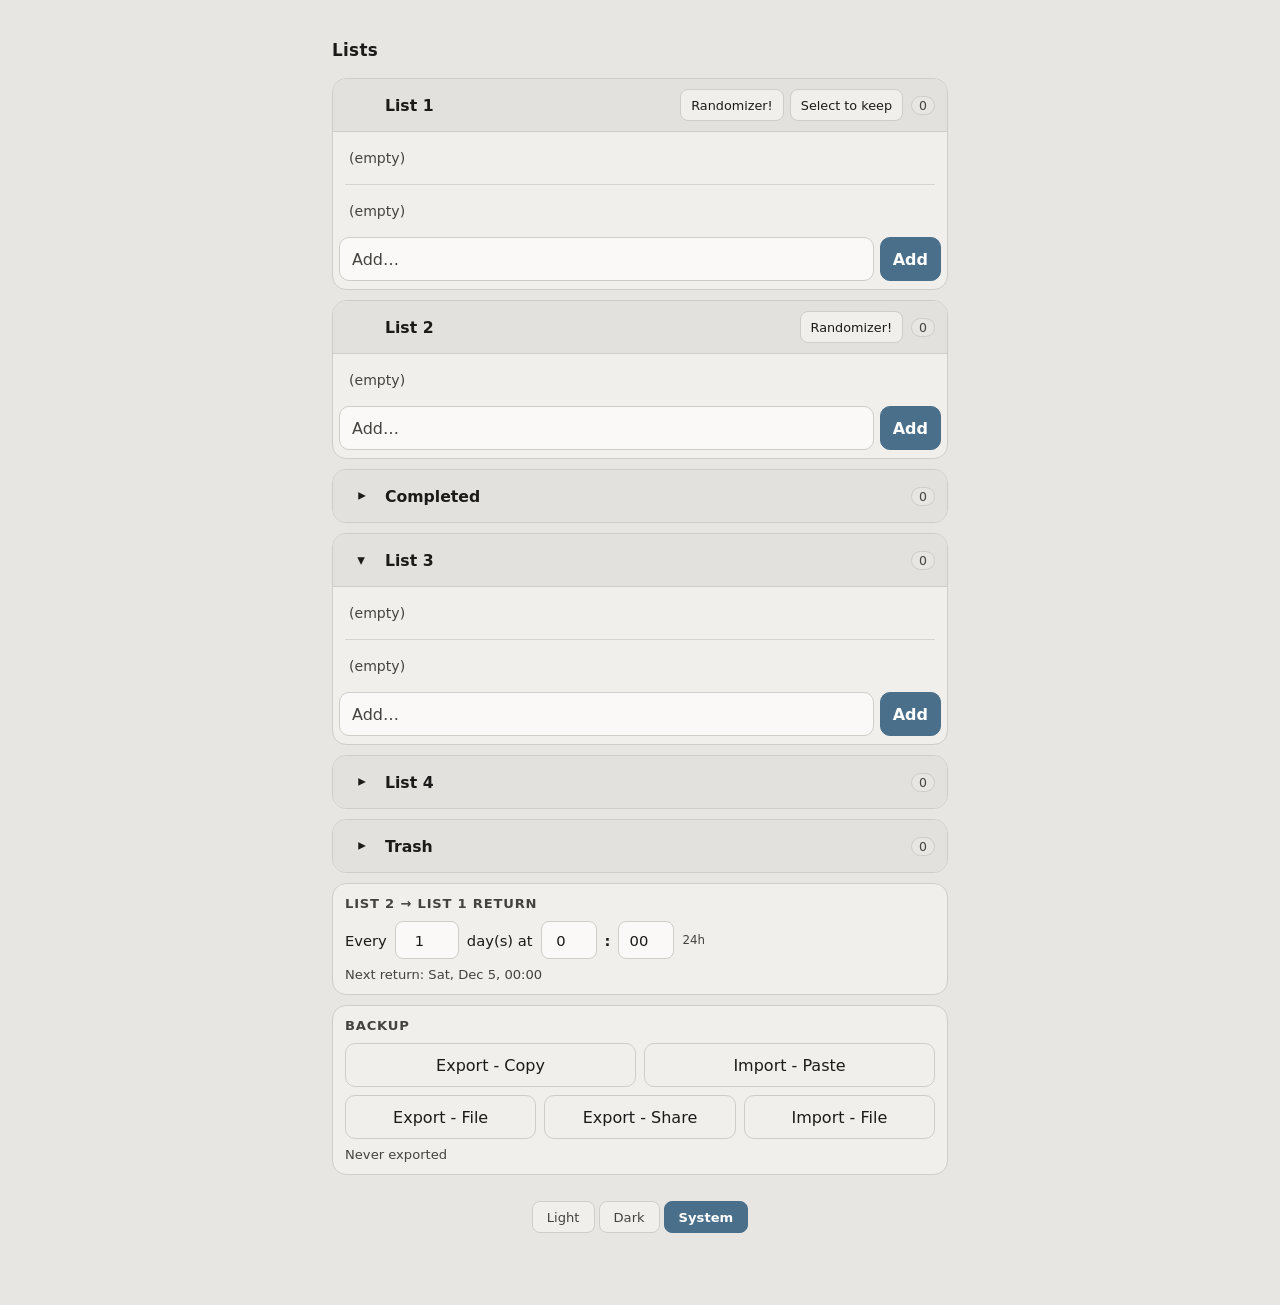
<file: index.html>
<!DOCTYPE html>
<html lang="en-CA">
<head>
<meta charset="UTF-8">
<meta name="viewport" content="width=device-width, initial-scale=1.0, maximum-scale=1.0, user-scalable=no">
<title>AutoReList</title>
<link rel="stylesheet" href="styles.css">
<link rel="icon" type="image/png" sizes="192x192" href="icon-192.png">
<link rel="manifest" href="manifest.json">
<meta name="theme-color" content="#4a6f8a">
<script>
(function(){var p=localStorage.getItem("fourlist.theme")||"system";var d=p==="dark"||(p==="system"&&matchMedia("(prefers-color-scheme:dark)").matches);document.documentElement.setAttribute("data-theme",d?"dark":"light");if(d)document.querySelector('meta[name=theme-color]').content="#2c2c2c"})();
</script>
</head>
<body>
  <header class="app">
    <h1>Lists</h1>
  </header>

  <input type="file" id="fileInput" accept="application/json,.json" hidden>

  <main id="app"></main>

  <section class="panel">
    <h2>List 2 &rarr; List 1 return</h2>
    <div class="sched-row">
      <label for="every">Every</label>
      <input type="number" id="every" min="1" step="1" value="1">
      <span>day(s) at</span>
      <input type="number" id="atHour" min="0" max="23" step="1" value="0" aria-label="Hour (0-23)">
      <span class="colon">:</span>
      <input type="number" id="atMin" min="0" max="59" step="1" value="00" aria-label="Minute (0-59)">
      <span class="hint">24h</span>
    </div>
    <div class="next-note" id="nextNote"></div>
  </section>

  <section class="panel">
    <h2>Backup</h2>
    <div class="io-rows">
      <div class="io-row">
        <button id="exportCopyBtn">Export - Copy</button>
        <button id="importPasteBtn">Import - Paste</button>
      </div>
      <div class="io-row">
        <button id="exportFileBtn">Export - File</button>
        <button id="exportShareBtn">Export - Share</button>
        <button id="importFileBtn">Import - File</button>
      </div>
    </div>
    <div class="last-exported" id="lastExported"></div>
  </section>

  <div class="theme-switcher" id="themeSwitcher">
    <button data-theme="light">Light</button>
    <button data-theme="dark">Dark</button>
    <button data-theme="system">System</button>
  </div>

  <div class="toast" id="toast" role="status" aria-live="polite"></div>

<script src="script.js"></script>
<script>
if ("serviceWorker" in navigator) {
  navigator.serviceWorker.register("sw.js");
}
</script>
</body>
</html>
</file>
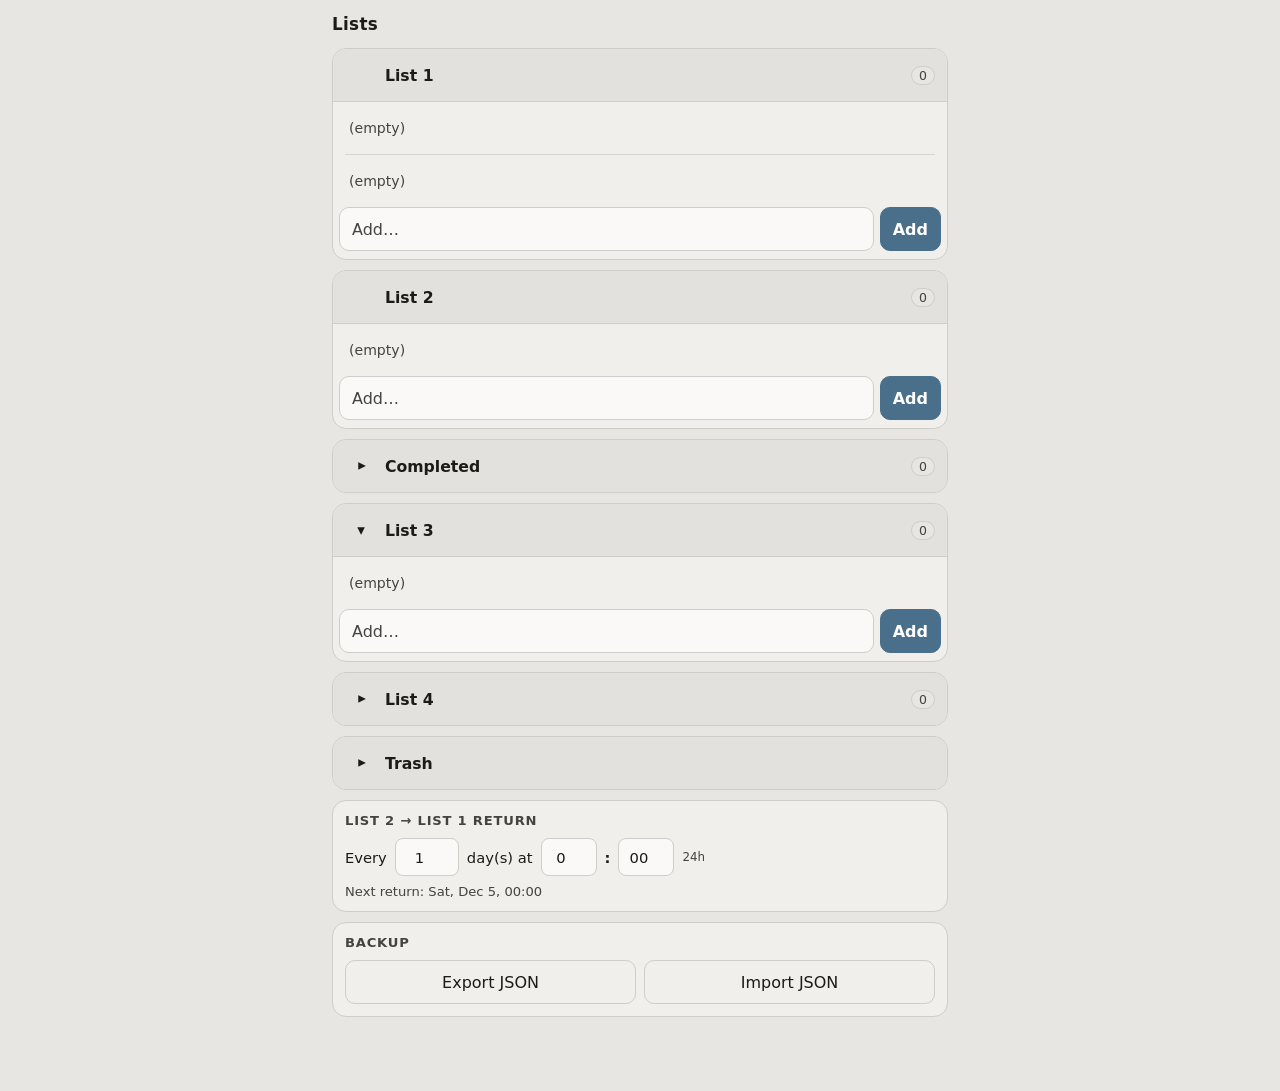
<file: lists-v1.html>
<!DOCTYPE html>
<html lang="en-CA">
<head>
<meta charset="UTF-8">
<meta name="viewport" content="width=device-width, initial-scale=1.0, maximum-scale=1.0, user-scalable=no">
<title>Lists</title>
<style>
  :root {
    --bg: #e7e6e3;
    --surface: #f0efec;
    --surface-2: #e2e1dd;
    --line: #cfcdc8;
    --divider: #d6d4cf;
    --ink: #1c1b19;
    --ink-soft: #45433f;
    --ink-grey: #8f8d88;      /* completed / trashed items */
    --accent: #4a6f8a;
    --accent-ink: #ffffff;
    --danger: #8a4a4a;
    --radius: 14px;
    --gap: 10px;
    --tap: 44px;
    font-size: 16px;
  }

  * { box-sizing: border-box; -webkit-tap-highlight-color: transparent; }

  html, body {
    margin: 0; padding: 0;
    background: var(--bg);
    color: var(--ink);
    font-family: -apple-system, BlinkMacSystemFont, "Segoe UI", Roboto, system-ui, sans-serif;
    -webkit-font-smoothing: antialiased;
  }
  body { max-width: 640px; margin: 0 auto; padding: 14px 12px 64px; }

  header.app {
    display: flex; align-items: center; justify-content: space-between;
    gap: 8px; margin-bottom: 14px;
  }
  header.app h1 {
    font-size: 1.05rem; font-weight: 700; letter-spacing: 0.02em; margin: 0; color: var(--ink);
  }
  header.app .tools { display: flex; gap: 6px; }

  button {
    font: inherit; color: var(--ink); background: var(--surface);
    border: 1px solid var(--line); border-radius: 10px;
    min-height: var(--tap); padding: 0 12px; cursor: pointer;
  }
  button:active { transform: scale(0.98); }
  button.primary { background: var(--accent); color: var(--accent-ink); border-color: var(--accent); font-weight: 600; }
  button.icon { min-width: var(--tap); padding: 0; font-size: 1.1rem; line-height: 1; }
  :focus-visible { outline: 3px solid var(--accent); outline-offset: 2px; }

  .card {
    background: var(--surface); border: 1px solid var(--line);
    border-radius: var(--radius); margin-bottom: var(--gap); overflow: hidden;
  }

  .list-head {
    display: flex; align-items: center; gap: 8px;
    padding: 10px 12px; background: var(--surface-2);
    border-bottom: 1px solid var(--line); min-height: var(--tap);
  }
  .list.collapsed .list-head { border-bottom: none; }
  /* sub-list head inside the shared Today card */
  .sub .list-head { background: var(--surface); }

  .list-head .title {
    font-weight: 700; font-size: 0.98rem; color: var(--ink);
    flex: 1; display: flex; align-items: baseline; gap: 8px;
  }
  .list-head .count {
    font-size: 0.78rem; color: var(--ink-soft); font-variant-numeric: tabular-nums;
    background: var(--bg); border: 1px solid var(--line); border-radius: 999px;
    min-width: 22px; padding: 1px 7px; text-align: center; flex-shrink: 0;
  }
  .chev {
    border: none; background: transparent; min-width: 32px; min-height: 32px;
    font-size: 0.95rem; color: var(--ink); transition: transform 0.15s ease;
  }
  .list.collapsed .chev { transform: rotate(-90deg); }
  .list.fixed .chev { visibility: hidden; }

  /* shared Today card: a thin light divider between list 0 and list 1 */
  .today-card .divider { height: 1px; background: var(--divider); margin: 0 12px; }

  .items {
    list-style: none; margin: 0; padding: 6px;
    display: flex; flex-direction: column; gap: 6px;
  }
  .list.collapsed .items, .list.collapsed .adder { display: none; }

  .empty { padding: 12px 10px; color: var(--ink-soft); font-size: 0.88rem; }

  .item {
    display: flex; align-items: center; gap: 4px;
    background: #faf9f7; border: 1px solid var(--line); border-radius: 10px;
    padding: 6px 6px 6px 8px; touch-action: pan-y; position: relative; overflow: hidden;
  }
  .item .check {
    flex-shrink: 0; min-width: 34px; min-height: 34px;
    display: flex; align-items: center; justify-content: center;
    border: none; background: transparent; font-size: 1.15rem; color: var(--accent);
  }
  .item .check .box {
    width: 20px; height: 20px; border: 2px solid var(--ink-soft);
    border-radius: 5px; display: inline-block; position: relative;
  }
  .item.done .check .box { background: var(--accent); border-color: var(--accent); }
  .item.done .check .box::after {
    content: "✓"; position: absolute; inset: 0;
    color: #fff; font-size: 0.85rem; line-height: 16px; text-align: center;
  }
  .item .label {
    flex: 1; font-size: 0.98rem; color: var(--ink);
    word-break: break-word; line-height: 1.3;
  }
  .item.done .label { color: var(--ink-grey); }

  .item .label-edit {
    flex: 1; font: inherit; font-size: 0.98rem; color: var(--ink);
    background: #fff; border: 1px solid var(--accent); border-radius: 8px;
    min-height: 34px; padding: 0 8px;
  }

  .row-actions { display: flex; gap: 4px; flex-shrink: 0; align-items: center; }
  .mini {
    min-width: 34px; min-height: 34px; padding: 0; font-size: 0.95rem;
    background: var(--surface-2); border: 1px solid var(--line); border-radius: 8px;
  }
  .mini.trash { color: var(--danger); }
  .mini:disabled { display: none; }

  .adder { display: flex; gap: 6px; padding: 0 6px 8px; }
  .adder input {
    flex: 1; font: inherit; color: var(--ink); background: #faf9f7;
    border: 1px solid var(--line); border-radius: 10px; min-height: var(--tap); padding: 0 12px;
  }
  .adder input::placeholder { color: var(--ink-soft); }

  /* trash rows */
  .trash-item .label { color: var(--ink-grey); }
  .trash-item .ttl { font-size: 0.74rem; color: var(--ink-soft); margin-left: 6px; white-space: nowrap; }
  .recover-btn { min-height: 34px; padding: 0 10px; font-size: 0.85rem; }

  .panel {
    background: var(--surface); border: 1px solid var(--line);
    border-radius: var(--radius); padding: 12px; margin-bottom: var(--gap);
  }
  .panel h2 {
    font-size: 0.82rem; text-transform: uppercase; letter-spacing: 0.06em;
    color: var(--ink-soft); margin: 0 0 10px;
  }
  .sched-row { display: flex; flex-wrap: wrap; align-items: center; gap: 8px; font-size: 0.92rem; }
  .sched-row label { color: var(--ink); }
  .sched-row input[type="number"] {
    width: 64px; font: inherit; color: var(--ink); background: #faf9f7;
    border: 1px solid var(--line); border-radius: 8px; min-height: 38px; padding: 0 8px; text-align: center;
  }
  .sched-row #atHour, .sched-row #atMin { width: 56px; }
  .sched-row .colon { font-weight: 700; }
  .sched-row .hint { font-size: 0.74rem; color: var(--ink-soft); }
  .sched-row input[type="time"] {
    font: inherit; color: var(--ink); background: #faf9f7;
    border: 1px solid var(--line); border-radius: 8px; min-height: 38px; padding: 0 8px;
  }
  .next-note { margin-top: 8px; font-size: 0.82rem; color: var(--ink-soft); }
  .io-row { display: flex; gap: 8px; }
  .io-row button { flex: 1; }

  .toast {
    position: fixed; left: 50%; bottom: 18px; transform: translateX(-50%);
    background: var(--ink); color: #fff; padding: 10px 16px; border-radius: 10px;
    font-size: 0.9rem; opacity: 0; pointer-events: none; transition: opacity 0.2s ease;
    z-index: 50; max-width: 90%;
  }
  .toast.show { opacity: 1; }

  @media (prefers-reduced-motion: reduce) {
    *, .chev { transition: none !important; }
    button:active { transform: none; }
  }
</style>
</head>
<body>
  <header class="app">
    <h1>Lists</h1>
  </header>

  <input type="file" id="fileInput" accept="application/json,.json" hidden>

  <main id="app"></main>

  <section class="panel">
    <h2>List 2 &rarr; List 1 return</h2>
    <div class="sched-row">
      <label for="every">Every</label>
      <input type="number" id="every" min="1" step="1" value="1">
      <span>day(s) at</span>
      <input type="number" id="atHour" min="0" max="23" step="1" value="0" aria-label="Hour (0-23)">
      <span class="colon">:</span>
      <input type="number" id="atMin" min="0" max="59" step="1" value="00" aria-label="Minute (0-59)">
      <span class="hint">24h</span>
    </div>
    <div class="next-note" id="nextNote"></div>
  </section>

  <section class="panel">
    <h2>Backup</h2>
    <div class="io-row">
      <button id="exportBtn2">Export JSON</button>
      <button id="importBtn2">Import JSON</button>
    </div>
  </section>

  <div class="toast" id="toast" role="status" aria-live="polite"></div>

<script>
(function () {
  "use strict";

  var STORAGE_KEY = "fourlist.v1";
  var WEEK_MS = 7 * 24 * 60 * 60 * 1000;

  // chain order for movement
  var CHAIN = ["0", "1", "2", "3", "4"];

  var state = load();

  function freshState() {
    return {
      version: 1,
      items: { "0": [], "1": [], "2": [], "3": [], "4": [], completed: [], trash: [] },
      collapsed: { "3": false, "4": true, completed: true, trash: true },
      schedule: { everyDays: 1, atMinutes: 0 },
      lastReturn: null
    };
  }

  function uid() {
    return "i" + Date.now().toString(36) + Math.random().toString(36).slice(2, 7);
  }

  function load() {
    try {
      var raw = localStorage.getItem(STORAGE_KEY);
      if (!raw) return freshState();
      return normalise(JSON.parse(raw));
    } catch (e) { return freshState(); }
  }

  function cleanItems(arr) {
    if (!Array.isArray(arr)) return [];
    return arr
      .filter(function (it) { return it && typeof it.text === "string"; })
      .map(function (it) { return { id: it.id || uid(), text: it.text }; });
  }

  function normalise(obj) {
    var s = freshState();
    if (obj && typeof obj === "object") {
      if (obj.items) {
        ["0","1","2","3","4","completed"].forEach(function (k) {
          s.items[k] = cleanItems(obj.items[k]);
        });
        if (Array.isArray(obj.items.trash)) {
          s.items.trash = obj.items.trash
            .filter(function (it) { return it && typeof it.text === "string"; })
            .map(function (it) {
              return {
                id: it.id || uid(),
                text: it.text,
                origin: CHAIN.indexOf(it.origin) !== -1 || it.origin === "completed" ? it.origin : "3",
                deletedAt: typeof it.deletedAt === "string" ? it.deletedAt : new Date().toISOString()
              };
            });
        }
      }
      if (obj.collapsed) {
        s.collapsed["3"] = !!obj.collapsed["3"];
        s.collapsed["4"] = obj.collapsed["4"] === undefined ? true : !!obj.collapsed["4"];
        s.collapsed.completed = obj.collapsed.completed === undefined ? true : !!obj.collapsed.completed;
        s.collapsed.trash = obj.collapsed.trash === undefined ? true : !!obj.collapsed.trash;
      }
      if (obj.schedule) {
        var ed = parseInt(obj.schedule.everyDays, 10);
        var am = parseInt(obj.schedule.atMinutes, 10);
        if (ed >= 1) s.schedule.everyDays = ed;
        if (am >= 0 && am < 1440) s.schedule.atMinutes = am;
      }
      if (typeof obj.lastReturn === "string") s.lastReturn = obj.lastReturn;
    }
    return s;
  }

  function save() {
    try { localStorage.setItem(STORAGE_KEY, JSON.stringify(state)); }
    catch (e) { toast("Could not save to this browser's storage."); }
  }

  // ---------- schedule (compute on open) ----------
  function lastBoundaryBefore(now) {
    var everyMs = state.schedule.everyDays * 24 * 60 * 60 * 1000;
    var atMin = state.schedule.atMinutes;
    var c = new Date(now); c.setHours(0,0,0,0);
    c = new Date(c.getTime() + atMin * 60000);

    if (state.lastReturn) {
      var anchor = new Date(state.lastReturn); anchor.setHours(0,0,0,0);
      anchor = new Date(anchor.getTime() + atMin * 60000);
      if (anchor.getTime() <= now.getTime()) {
        var steps = Math.floor((now.getTime() - anchor.getTime()) / everyMs);
        return new Date(anchor.getTime() + steps * everyMs);
      }
      return null;
    }
    if (c.getTime() > now.getTime()) return new Date(c.getTime() - everyMs);
    return c;
  }

  function nextBoundaryAfter(now) {
    var everyMs = state.schedule.everyDays * 24 * 60 * 60 * 1000;
    var last = lastBoundaryBefore(now);
    var base = last ? last.getTime() : (function () {
      var c = new Date(now); c.setHours(0,0,0,0);
      return c.getTime() + state.schedule.atMinutes * 60000;
    })();
    var next = base;
    while (next <= now.getTime()) next += everyMs;
    return new Date(next);
  }

  function applyAutoReturn() {
    var now = new Date();
    var boundary = lastBoundaryBefore(now);
    if (!boundary) return false;
    var crossed = state.lastReturn
      ? boundary.getTime() > new Date(state.lastReturn).getTime()
      : boundary.getTime() <= now.getTime();

    if (crossed && state.items["2"].length > 0) {
      state.items["1"] = state.items["1"].concat(state.items["2"]);
      state.items["2"] = [];
      state.lastReturn = boundary.toISOString();
      save();
      return true;
    }
    if (crossed) { state.lastReturn = boundary.toISOString(); save(); }
    return false;
  }

  // ---------- trash purge (compute on open) ----------
  function purgeTrash() {
    var now = Date.now();
    var before = state.items.trash.length;
    state.items.trash = state.items.trash.filter(function (t) {
      return (now - new Date(t.deletedAt).getTime()) < WEEK_MS;
    });
    if (state.items.trash.length !== before) save();
  }

  // ---------- item operations ----------
  function findIn(listKey, id) {
    return state.items[listKey].findIndex(function (i) { return i.id === id; });
  }

  function moveChain(fromKey, id, dir) {
    var idx = CHAIN.indexOf(fromKey);
    if (idx === -1) return;
    var toKey = CHAIN[idx + dir];
    if (!toKey) return;
    var i = findIn(fromKey, id);
    if (i === -1) return;
    var moved = state.items[fromKey].splice(i, 1)[0];
    state.items[toKey].push(moved);
    save(); render();
  }

  function completeItem(fromKey, id) {
    var i = findIn(fromKey, id);
    if (i === -1) return;
    var moved = state.items[fromKey].splice(i, 1)[0];
    state.items.completed.push(moved);
    save(); render();
  }

  function uncompleteItem(id) {
    var i = findIn("completed", id);
    if (i === -1) return;
    var moved = state.items.completed.splice(i, 1)[0];
    state.items["2"].push(moved);   // one-way back to list 2
    save(); render();
  }

  function trashItem(fromKey, id) {
    var i = findIn(fromKey, id);
    if (i === -1) return;
    var moved = state.items[fromKey].splice(i, 1)[0];
    state.items.trash.push({
      id: moved.id, text: moved.text,
      origin: fromKey, deletedAt: new Date().toISOString()
    });
    save(); render();
  }

  function recoverItem(id) {
    var i = findIn("trash", id);
    if (i === -1) return;
    var t = state.items.trash.splice(i, 1)[0];
    var dest = (state.items[t.origin]) ? t.origin : "3";
    state.items[dest].push({ id: t.id, text: t.text });
    save(); render();
  }

  function permaDelete(id) {
    var i = findIn("trash", id);
    if (i === -1) return;
    state.items.trash.splice(i, 1);
    save(); render();
  }

  function editItem(listKey, id, newText) {
    var i = findIn(listKey, id);
    if (i === -1) return;
    var v = newText.trim();
    if (v === "") return;            // empty = cancel, keep original
    state.items[listKey][i].text = v;
    save(); render();
  }

  // ---------- rendering ----------
  var appEl = document.getElementById("app");

  function render() {
    appEl.innerHTML = "";

    // Today card: ONE visible list ("List 1"), one header, two zones split by a
    // thin divider. Above the divider = backend "0", below = backend "1".
    var today = document.createElement("section");
    today.className = "card today-card list fixed";
    today.appendChild(buildHead("today", "List 1", { fixed: true, countKeys: ["0", "1"] }));

    var zoneTop = document.createElement("ul");
    zoneTop.className = "items";
    fillZone(zoneTop, "0");
    today.appendChild(zoneTop);

    var div = document.createElement("div");
    div.className = "divider";
    today.appendChild(div);

    var zoneBot = document.createElement("ul");
    zoneBot.className = "items";
    fillZone(zoneBot, "1");
    today.appendChild(zoneBot);

    // single adder; new items land in the lower (hopefully) zone = backend "1"
    today.appendChild(buildAdder("1"));
    appEl.appendChild(today);

    // List 2 (own card, fixed)
    appEl.appendChild(renderCard("2", "List 2", { fixed: true }));

    // Completed purgatory (collapsible)
    appEl.appendChild(renderCard("completed", "Completed", { collapsible: true, kind: "completed" }));

    // List 3, List 4
    appEl.appendChild(renderCard("3", "List 3", { collapsible: true }));
    appEl.appendChild(renderCard("4", "List 4", { collapsible: true }));

    // Trash (collapsible, no count)
    appEl.appendChild(renderCard("trash", "Trash", { collapsible: true, kind: "trash", noCount: true }));

    updateNextNote();
  }

  // fill a zone (one of the two halves of the Today card) with rows for a key
  function fillZone(ul, key) {
    var arr = state.items[key];
    if (arr.length === 0) {
      var empty = document.createElement("li");
      empty.className = "empty";
      empty.textContent = "(empty)";
      ul.appendChild(empty);
      return;
    }
    arr.forEach(function (item) { ul.appendChild(buildMainRow(key, item)); });
  }

  function renderCard(key, titleText, opts) {
    opts = opts || {};
    var collapsed = opts.collapsible && state.collapsed[key];
    var card = document.createElement("section");
    card.className = "card list" + (opts.fixed ? " fixed" : "") + (collapsed ? " collapsed" : "");
    card.appendChild(buildHead(key, titleText, opts));
    card.appendChild(buildItems(key, opts));
    if (opts.kind !== "trash") card.appendChild(buildAdder(key));
    return card;
  }

  function buildHead(key, titleText, opts) {
    opts = opts || {};
    var head = document.createElement("div");
    head.className = "list-head";

    var chev = document.createElement("button");
    chev.className = "chev";
    chev.textContent = "\u25be";
    if (opts.collapsible) {
      chev.setAttribute("aria-label", (state.collapsed[key] ? "Expand " : "Collapse ") + titleText);
      chev.addEventListener("click", function () {
        state.collapsed[key] = !state.collapsed[key]; save(); render();
      });
    }
    head.appendChild(chev);

    var title = document.createElement("div");
    title.className = "title";
    var tname = document.createElement("span");
    tname.textContent = titleText;
    title.appendChild(tname);
    if (opts.collapsible) {
      title.style.cursor = "pointer";
      title.addEventListener("click", function () {
        state.collapsed[key] = !state.collapsed[key]; save(); render();
      });
    }
    head.appendChild(title);
    if (!opts.noCount) {
      var count = document.createElement("span");
      count.className = "count";
      var n = opts.countKeys
        ? opts.countKeys.reduce(function (sum, k) { return sum + state.items[k].length; }, 0)
        : state.items[key].length;
      count.textContent = n;
      head.appendChild(count);
    }
    return head;
  }

  function buildItems(key, opts) {
    opts = opts || {};
    var ul = document.createElement("ul");
    ul.className = "items";
    var arr = state.items[key];

    if (arr.length === 0) {
      var empty = document.createElement("li");
      empty.className = "empty";
      empty.textContent = "(empty)";
      ul.appendChild(empty);
      return ul;
    }

    arr.forEach(function (item) {
      if (opts.kind === "trash") ul.appendChild(buildTrashRow(item));
      else if (opts.kind === "completed") ul.appendChild(buildCompletedRow(item));
      else ul.appendChild(buildMainRow(key, item));
    });
    return ul;
  }

  // main-chain row: [check] [label] [pencil] [up] [down] [trash]
  function buildMainRow(key, item) {
    var li = document.createElement("li");
    li.className = "item";
    li.dataset.id = item.id;

    li.appendChild(buildCheck(false, function () { completeItem(key, item.id); }));
    li.appendChild(buildLabel(key, item));

    var actions = document.createElement("div");
    actions.className = "row-actions";
    actions.appendChild(buildPencil(key, item, li));

    var up = mkMini("\u2191", "Move up a list");
    up.disabled = key === "0";
    up.addEventListener("click", function () { moveChain(key, item.id, -1); });
    var down = mkMini("\u2193", "Move down a list");
    down.disabled = key === "4";
    down.addEventListener("click", function () { moveChain(key, item.id, 1); });
    actions.appendChild(up);
    actions.appendChild(down);

    actions.appendChild(buildTrashBtn(function () { trashItem(key, item.id); }, item));
    li.appendChild(actions);

    attachSwipe(li, key, item.id);
    return li;
  }

  // completed row: [ticked check] [grey label] [pencil] [trash]  (no arrows)
  function buildCompletedRow(item) {
    var li = document.createElement("li");
    li.className = "item done";
    li.dataset.id = item.id;

    li.appendChild(buildCheck(true, function () { uncompleteItem(item.id); }));
    li.appendChild(buildLabel("completed", item));

    var actions = document.createElement("div");
    actions.className = "row-actions";
    actions.appendChild(buildPencil("completed", item, li));
    actions.appendChild(buildTrashBtn(function () { trashItem("completed", item.id); }, item));
    li.appendChild(actions);

    attachSwipeUpOnly(li, item.id);   // up-swipe revives to list 2
    return li;
  }

  // trash row: [grey label + ttl] [Recover] [permanent x]
  function buildTrashRow(item) {
    var li = document.createElement("li");
    li.className = "item trash-item";
    li.dataset.id = item.id;

    var label = document.createElement("span");
    label.className = "label";
    label.textContent = item.text;

    var days = Math.max(0, Math.ceil((WEEK_MS - (Date.now() - new Date(item.deletedAt).getTime())) / (24*60*60*1000)));
    var ttl = document.createElement("span");
    ttl.className = "ttl";
    ttl.textContent = "deletes in " + days + (days === 1 ? " day" : " days");
    label.appendChild(ttl);
    li.appendChild(label);

    var actions = document.createElement("div");
    actions.className = "row-actions";
    var rec = document.createElement("button");
    rec.className = "recover-btn";
    rec.textContent = "Recover";
    rec.addEventListener("click", function () { recoverItem(item.id); });
    actions.appendChild(rec);

    var perm = mkMini("\u2715", "Delete permanently");
    perm.classList.add("trash");
    perm.addEventListener("click", function () { permaDelete(item.id); });
    actions.appendChild(perm);

    li.appendChild(actions);
    return li;
  }

  // ---- shared row pieces ----
  function buildCheck(ticked, onToggle) {
    var btn = document.createElement("button");
    btn.className = "check";
    btn.setAttribute("aria-label", ticked ? "Mark as not done" : "Mark as done");
    var box = document.createElement("span");
    box.className = "box";
    btn.appendChild(box);
    btn.addEventListener("click", onToggle);
    return btn;
  }

  function buildLabel(key, item) {
    var label = document.createElement("span");
    label.className = "label";
    label.textContent = item.text;
    return label;
  }

  function buildPencil(key, item, li) {
    var btn = mkMini("\u270e", "Edit");
    btn.addEventListener("click", function () { startEdit(li, key, item); });
    return btn;
  }

  function buildTrashBtn(onClick, item) {
    var btn = mkMini("\uD83D\uDDD1", "Delete");
    btn.classList.add("trash");
    btn.addEventListener("click", onClick);
    return btn;
  }

  function mkMini(glyph, label) {
    var b = document.createElement("button");
    b.className = "mini";
    b.textContent = glyph;
    b.title = label;
    b.setAttribute("aria-label", label);
    return b;
  }

  function startEdit(li, key, item) {
    var label = li.querySelector(".label");
    if (!label || li.querySelector(".label-edit")) return;
    var input = document.createElement("input");
    input.className = "label-edit";
    input.type = "text";
    input.value = item.text;
    label.replaceWith(input);
    input.focus();
    input.setSelectionRange(input.value.length, input.value.length);
    var committed = false;
    function commit() {
      if (committed) return;
      committed = true;
      editItem(key, item.id, input.value);  // empty = cancel inside
      if (!input.value.trim()) render();     // restore label on cancel
    }
    input.addEventListener("keydown", function (e) {
      if (e.key === "Enter") commit();
      else if (e.key === "Escape") { committed = true; render(); }
    });
    input.addEventListener("blur", commit);
  }

  function buildAdder(key) {
    var adder = document.createElement("div");
    adder.className = "adder";
    var input = document.createElement("input");
    input.type = "text";
    input.placeholder = "Add\u2026";
    input.setAttribute("aria-label", "Add an item");
    var addBtn = document.createElement("button");
    addBtn.className = "primary";
    addBtn.textContent = "Add";
    function commit() {
      var v = input.value.trim();
      if (!v) return;
      state.items[key].push({ id: uid(), text: v });
      input.value = "";
      save(); render();
    }
    addBtn.addEventListener("click", commit);
    input.addEventListener("keydown", function (e) { if (e.key === "Enter") commit(); });
    adder.appendChild(input);
    adder.appendChild(addBtn);
    return adder;
  }

  // ---------- swipe ----------
  // swipe left -> up the chain ; swipe right -> down the chain
  function attachSwipe(el, key, id) {
    swipeCore(el, function (dir) {
      if (dir === "left") moveChain(key, id, -1);
      else moveChain(key, id, 1);
    });
  }
  // purgatory: only up-swipe (left) revives to list 2
  function attachSwipeUpOnly(el, id) {
    swipeCore(el, function (dir) {
      if (dir === "left") uncompleteItem(id);
    });
  }

  function swipeCore(el, onCommit) {
    var startX = 0, startY = 0, dx = 0, dy = 0, tracking = false, swiped = false;
    var THRESH = 60;
    el.addEventListener("touchstart", function (e) {
      if (e.touches.length !== 1) return;
      // only skip while actively editing this row's text
      if (e.target.closest(".label-edit")) { tracking = false; return; }
      tracking = true; swiped = false;
      startX = e.touches[0].clientX; startY = e.touches[0].clientY; dx = 0; dy = 0;
    }, { passive: true });
    el.addEventListener("touchmove", function (e) {
      if (!tracking) return;
      dx = e.touches[0].clientX - startX;
      dy = e.touches[0].clientY - startY;
      if (Math.abs(dx) > Math.abs(dy) && Math.abs(dx) > 8) {
        swiped = true;
        el.style.transform = "translateX(" + dx * 0.5 + "px)";
        el.style.opacity = String(Math.max(0.4, 1 - Math.abs(dx) / 300));
      }
    }, { passive: true });
    el.addEventListener("touchend", function (e) {
      if (!tracking) return;
      tracking = false;
      el.style.transform = ""; el.style.opacity = "";
      if (Math.abs(dx) > Math.abs(dy) && Math.abs(dx) > THRESH) {
        // a real swipe happened: stop the underlying button's click from firing
        var btn = e.target.closest("button");
        if (btn) {
          var swallow = function (ev) { ev.stopPropagation(); ev.preventDefault(); btn.removeEventListener("click", swallow, true); };
          btn.addEventListener("click", swallow, true);
          setTimeout(function () { btn.removeEventListener("click", swallow, true); }, 350);
        }
        onCommit(dx < 0 ? "left" : "right");
      }
    });
  }

  // ---------- schedule UI ----------
  var everyEl = document.getElementById("every");
  var atHourEl = document.getElementById("atHour");
  var atMinEl = document.getElementById("atMin");
  var nextNote = document.getElementById("nextNote");

  function pad(n) { return (n < 10 ? "0" : "") + n; }
  function syncScheduleInputs() {
    everyEl.value = state.schedule.everyDays;
    atHourEl.value = Math.floor(state.schedule.atMinutes / 60);
    atMinEl.value = pad(state.schedule.atMinutes % 60);
  }
  function clamp(v, lo, hi) { v = parseInt(v, 10); if (isNaN(v)) v = lo; return Math.max(lo, Math.min(hi, v)); }
  function onScheduleChange() {
    var ed = parseInt(everyEl.value, 10); if (!(ed >= 1)) ed = 1;
    state.schedule.everyDays = ed; everyEl.value = ed;
    var h = clamp(atHourEl.value, 0, 23);
    var m = clamp(atMinEl.value, 0, 59);
    atHourEl.value = h; atMinEl.value = pad(m);
    state.schedule.atMinutes = h * 60 + m;
    save(); updateNextNote();
  }
  everyEl.addEventListener("change", onScheduleChange);
  atHourEl.addEventListener("change", onScheduleChange);
  atMinEl.addEventListener("change", onScheduleChange);

  function updateNextNote() {
    var next = nextBoundaryAfter(new Date());
    nextNote.textContent = "Next return: " + next.toLocaleString("en-CA",
      { weekday: "short", month: "short", day: "numeric", hour: "2-digit", minute: "2-digit", hour12: false });
  }

  // ---------- export / import ----------
  function doExport() {
    var blob = new Blob([JSON.stringify(state, null, 2)], { type: "application/json" });
    var url = URL.createObjectURL(blob);
    var a = document.createElement("a");
    a.href = url;
    a.download = "lists-" + new Date().toISOString().slice(0,10) + ".json";
    document.body.appendChild(a); a.click(); document.body.removeChild(a);
    setTimeout(function () { URL.revokeObjectURL(url); }, 1000);
    toast("Exported.");
  }
  var fileInput = document.getElementById("fileInput");
  function doImport() { fileInput.value = ""; fileInput.click(); }
  fileInput.addEventListener("change", function () {
    var f = fileInput.files && fileInput.files[0];
    if (!f) return;
    var reader = new FileReader();
    reader.onload = function () {
      if (!window.confirm("Import will replace everything currently in these lists. Continue?")) return;
      try {
        state = normalise(JSON.parse(String(reader.result)));
        save(); syncScheduleInputs(); render();
        toast("Imported.");
      } catch (e) { toast("That file could not be read as valid JSON."); }
    };
    reader.readAsText(f);
  });
  document.getElementById("exportBtn2").addEventListener("click", doExport);
  document.getElementById("importBtn2").addEventListener("click", doImport);

  // ---------- toast ----------
  var toastEl = document.getElementById("toast");
  var toastTimer = null;
  function toast(msg) {
    toastEl.textContent = msg;
    toastEl.classList.add("show");
    if (toastTimer) clearTimeout(toastTimer);
    toastTimer = setTimeout(function () { toastEl.classList.remove("show"); }, 2200);
  }

  // ---------- boot ----------
  purgeTrash();
  applyAutoReturn();
  syncScheduleInputs();
  render();

  document.addEventListener("visibilitychange", function () {
    if (!document.hidden) {
      purgeTrash();
      var moved = applyAutoReturn();
      render();
    }
  });
})();
</script>
</body>
</html>
</file>
<file: styles.css>
:root {
  --bg: #e7e6e3;
  --surface: #f0efec;
  --surface-2: #e2e1dd;
  --line: #cfcdc8;
  --divider: #d6d4cf;
  --ink: #1c1b19;
  --ink-soft: #45433f;
  --ink-grey: #8f8d88;
  --accent: #4a6f8a;
  --accent-ink: #ffffff;
  --danger: #8a4a4a;
  --item-bg: #faf9f7;
  --input-bg: #fff;
  --success: #3a8a4a;
  --shadow: rgba(0,0,0,0.13);
  --overlay: rgba(0,0,0,0.45);
  --stk-bg: #eeeaf6;
  --stk-border: #c4b8df;
  --stk-on-bg: #e0daf0;
  --stk-on-border: #a594cc;
  --stk-box: #8b7ab8;
  --stk-box-on: #7c6aad;
  --rnd-bg: #fde68a;
  --rnd-border: #f59e0b;
  --radius: 14px;
  --gap: 10px;
  --tap: 44px;
  font-size: 16px;
}

:root[data-theme="dark"] {
  --bg: #2c2c2c;
  --surface: #353535;
  --surface-2: #3e3e3e;
  --line: #4d4d4d;
  --divider: #454545;
  --ink: #e0deda;
  --ink-soft: #b0ada8;
  --ink-grey: #8a8784;
  --accent: #6a9fbe;
  --accent-ink: #fff;
  --danger: #c27070;
  --item-bg: #393939;
  --input-bg: #3e3e3e;
  --success: #5fb86f;
  --shadow: rgba(0,0,0,0.3);
  --overlay: rgba(0,0,0,0.55);
  --stk-bg: #3a3648;
  --stk-border: #5e5080;
  --stk-on-bg: #453d58;
  --stk-on-border: #7a6aa0;
  --stk-box: #9080b8;
  --stk-box-on: #a090d0;
  --rnd-bg: #4a4020;
  --rnd-border: #c89e20;
}

* { box-sizing: border-box; -webkit-tap-highlight-color: transparent; }

html, body {
  margin: 0; padding: 0;
  background: var(--bg);
  color: var(--ink);
  color-scheme: light dark;
  font-family: -apple-system, BlinkMacSystemFont, "Segoe UI", Roboto, system-ui, sans-serif;
  -webkit-font-smoothing: antialiased;
}
body { max-width: 640px; margin: 0 auto; padding: 32px 12px 64px; }

header.app {
  display: flex; align-items: center; justify-content: space-between;
  gap: 8px; margin: 8px 0 18px;
}
header.app h1 {
  font-size: 1.05rem; font-weight: 700; letter-spacing: 0.02em; margin: 0; color: var(--ink);
}


button {
  font: inherit; color: var(--ink); background: var(--surface);
  border: 1px solid var(--line); border-radius: 10px;
  min-height: var(--tap); padding: 0 12px; cursor: pointer;
}
button:active { transform: scale(0.98); }
button.primary { background: var(--accent); color: var(--accent-ink); border-color: var(--accent); font-weight: 600; }

:focus-visible { outline: 3px solid var(--accent); outline-offset: 2px; }

.card {
  background: var(--surface); border: 1px solid var(--line);
  border-radius: var(--radius); margin-bottom: var(--gap);
}

.list-head {
  display: flex; align-items: center; gap: 8px;
  padding: 10px 12px; background: var(--surface-2);
  border-bottom: 1px solid var(--line); min-height: var(--tap);
  border-radius: calc(var(--radius) - 1px) calc(var(--radius) - 1px) 0 0;
}
.list.collapsed .list-head { border-bottom: none; border-radius: calc(var(--radius) - 1px); }

.list-head .title {
  font-weight: 700; font-size: 0.98rem; color: var(--ink);
  flex: 1; display: flex; align-items: baseline; gap: 8px;
}
.list-head .count {
  font-size: 0.78rem; color: var(--ink-soft); font-variant-numeric: tabular-nums;
  background: var(--bg); border: 1px solid var(--line); border-radius: 999px;
  min-width: 22px; padding: 1px 7px; text-align: center; flex-shrink: 0;
}
.chev {
  border: none; background: transparent; min-width: 32px; min-height: 32px;
  font-size: 0.95rem; color: var(--ink); transition: transform 0.15s ease;
}
.list.collapsed .chev { transform: rotate(-90deg); }
.list.fixed .chev { visibility: hidden; }

/* header actions (right-aligned buttons) */
.head-actions { display: flex; gap: 6px; margin-left: auto; }
.head-btn {
  min-height: 32px; padding: 0 10px; font-size: 0.8rem; border-radius: 8px;
  white-space: nowrap;
}
.head-btn.primary { background: var(--accent); color: var(--accent-ink); border-color: var(--accent); font-weight: 600; }
.head-btn:disabled { opacity: 0.4; cursor: default; }

/* shared zone divider: a thin light line between two zones in a split card */
.list .divider { height: 1px; background: var(--divider); margin: 0 12px; }
.list.collapsed .divider { display: none; }

.items {
  list-style: none; margin: 0; padding: 6px;
  display: flex; flex-direction: column; gap: 6px;
}
.list.collapsed .items, .list.collapsed .adder { display: none; }

.empty { padding: 12px 10px; color: var(--ink-soft); font-size: 0.88rem; }

.item {
  display: flex; align-items: center; gap: 4px;
  background: var(--item-bg); border: 1px solid var(--line); border-radius: 10px;
  padding: 6px 6px 6px 8px; touch-action: pan-y; position: relative;
}
.item .check {
  flex-shrink: 0; min-width: 34px; min-height: 34px;
  display: flex; align-items: center; justify-content: center;
  border: none; background: transparent; font-size: 1.15rem; color: var(--accent);
}
.item .check .box {
  width: 20px; height: 20px; border: 2px solid var(--ink-soft);
  border-radius: 5px; display: inline-block; position: relative;
}
.item.done .check .box { background: var(--accent); border-color: var(--accent); }
.item.done .check .box::after {
  content: "\2713"; position: absolute; inset: 0;
  color: #fff; font-size: 0.85rem; line-height: 16px; text-align: center;
}
.item .label-wrap {
  flex: 1; min-width: 0; display: flex; flex-direction: column; gap: 2px;
}
.item .label {
  font-size: 0.98rem; color: var(--ink);
  word-break: break-word; line-height: 1.3;
}
.item.done .label { color: var(--ink-grey); }
.buy-tag { flex-shrink: 0; font-size: 0.95rem; line-height: 1; }
.note-marker { color: var(--ink-grey); font-style: italic; margin-left: 2px; }
.item-note {
  font-size: 0.84rem; color: var(--ink-grey); font-style: italic;
  line-height: 1.3; word-break: break-word; white-space: pre-wrap;
}
.item-note-edit {
  font: inherit; font-size: 0.84rem; color: var(--ink); font-style: italic;
  background: var(--input-bg); border: 1px solid var(--accent); border-radius: 8px;
  min-height: 34px; padding: 4px 8px; width: 100%; resize: none; overflow: hidden;
}

.item .label-edit {
  flex: 1; font: inherit; font-size: 0.98rem; color: var(--ink);
  background: var(--input-bg); border: 1px solid var(--accent); border-radius: 8px;
  min-height: 34px; padding: 0 8px;
}

.row-actions { display: flex; gap: 4px; flex-shrink: 0; align-items: center; }
.mini {
  min-width: 34px; min-height: 34px; padding: 0; font-size: 0.95rem;
  background: var(--surface-2); border: 1px solid var(--line); border-radius: 8px;
}
.mini.trash { color: var(--danger); }
.mini:disabled { display: none; }

.menu-anchor { position: relative; }
.item-menu {
  position: absolute; right: 0; top: 100%; margin-top: 4px; z-index: 20;
  background: var(--surface); border: 1px solid var(--line); border-radius: 10px;
  box-shadow: 0 4px 16px var(--shadow); min-width: 140px;
  padding: 4px 0; overflow: hidden;
}
.item-menu button {
  display: block; width: 100%; text-align: left; border: none; border-radius: 0;
  background: transparent; min-height: var(--tap); padding: 0 14px;
  font-size: 0.92rem; color: var(--ink); border-top: 1px solid var(--line);
}
.item-menu button:first-child { border-top: none; }
.item-menu button:active { background: var(--surface-2); }
.item-menu button.danger { color: var(--danger); }

.adder { display: flex; gap: 6px; padding: 0 6px 8px; }
.adder input {
  flex: 1; font: inherit; color: var(--ink); background: var(--item-bg);
  border: 1px solid var(--line); border-radius: 10px; min-height: var(--tap); padding: 0 12px;
}
.adder input::placeholder { color: var(--ink-soft); }

/* trash rows */
.trash-item .label { color: var(--ink-grey); }
.trash-item .ttl { font-size: 0.84rem; color: var(--ink-grey); font-style: italic; line-height: 1.3; }
.recover-btn { min-height: 34px; padding: 0 10px; font-size: 0.85rem; }

.panel {
  background: var(--surface); border: 1px solid var(--line);
  border-radius: var(--radius); padding: 12px; margin-bottom: var(--gap);
}
.panel h2 {
  font-size: 0.82rem; text-transform: uppercase; letter-spacing: 0.06em;
  color: var(--ink-soft); margin: 0 0 10px;
}
.sched-row { display: flex; flex-wrap: wrap; align-items: center; gap: 8px; font-size: 0.92rem; }
.sched-row label { color: var(--ink); }
.sched-row input[type="number"] {
  width: 64px; font: inherit; color: var(--ink); background: var(--item-bg);
  border: 1px solid var(--line); border-radius: 8px; min-height: 38px; padding: 0 8px; text-align: center;
}
.sched-row #atHour, .sched-row #atMin { width: 56px; }
.sched-row .colon { font-weight: 700; }
.sched-row .hint { font-size: 0.74rem; color: var(--ink-soft); }
.next-note { margin-top: 8px; font-size: 0.82rem; color: var(--ink-soft); }
.last-exported { margin-top: 8px; font-size: 0.82rem; color: var(--ink-soft); display: flex; align-items: center; gap: 6px; }
.export-confirmed { color: var(--success); margin-left: 2px; }
.export-action {
  background: none; border: 1px solid var(--line); border-radius: 5px;
  width: var(--tap); height: var(--tap); min-height: var(--tap); font-size: 0.85rem;
  display: inline-flex; align-items: center; justify-content: center; padding: 0;
}
.export-action.confirm { color: var(--success); }
.export-action.revert { color: var(--danger); }
.io-rows { display: flex; flex-direction: column; gap: 8px; }
.io-row { display: flex; gap: 8px; }
.io-row button { flex: 1; }

.modal-overlay {
  position: fixed; inset: 0; background: var(--overlay);
  display: flex; align-items: center; justify-content: center;
  z-index: 100; padding: 16px;
}
.modal-box {
  background: var(--surface); border-radius: var(--radius);
  padding: 16px; width: 100%; max-width: 420px; max-height: 80vh;
  display: flex; flex-direction: column; gap: 10px;
}
.modal-box h3 { margin: 0; font-size: 1rem; }
.modal-ta {
  width: 100%; min-height: 200px; resize: vertical;
  font-family: monospace; font-size: 0.82rem;
  border: 1px solid var(--line); border-radius: 8px; padding: 10px;
  background: var(--surface-2); color: var(--ink);
}
.modal-actions { display: flex; gap: 8px; justify-content: flex-end; }

.toast {
  position: fixed; left: 50%; bottom: 18px; transform: translateX(-50%);
  background: #1c1b19; color: #fff; padding: 10px 16px; border-radius: 10px;
  font-size: 0.9rem; opacity: 0; pointer-events: none; transition: opacity 0.2s ease;
  z-index: 50; max-width: 90%;
}
.toast.show { opacity: 1; }

/* select-to-keep mode (after .item so backgrounds override) */
.item.stk-mode { background: var(--stk-bg); border-color: var(--stk-border); padding: 10px 10px; }
.item.stk-on { background: var(--stk-on-bg); border-color: var(--stk-on-border); }
.stk-box {
  flex-shrink: 0; width: 20px; height: 20px;
  border: 2px solid var(--stk-box); border-radius: 5px;
  position: relative; margin-left: 8px;
}
.item.stk-on .stk-box { background: var(--stk-box-on); border-color: var(--stk-box-on); }
.item.stk-on .stk-box::after {
  content: "\2713"; position: absolute; inset: 0;
  color: #fff; font-size: 0.85rem; line-height: 16px; text-align: center;
}

/* randomizer mode */
.item.rnd-item { padding: 10px; }
.item.rnd-highlight { background: var(--rnd-bg); border-color: var(--rnd-border); }

.theme-switcher {
  display: flex; justify-content: center; gap: 4px;
  padding: 16px 0 8px;
}
.theme-switcher button {
  font-size: 0.82rem; padding: 4px 14px; min-height: 32px;
  background: var(--surface); border: 1px solid var(--line); border-radius: 8px;
  color: var(--ink-soft);
}
.theme-switcher button.active {
  background: var(--accent); color: var(--accent-ink);
  border-color: var(--accent); font-weight: 600;
}

@media (prefers-reduced-motion: reduce) {
  *, .chev { transition: none !important; }
  button:active { transform: none; }
}
</file>
